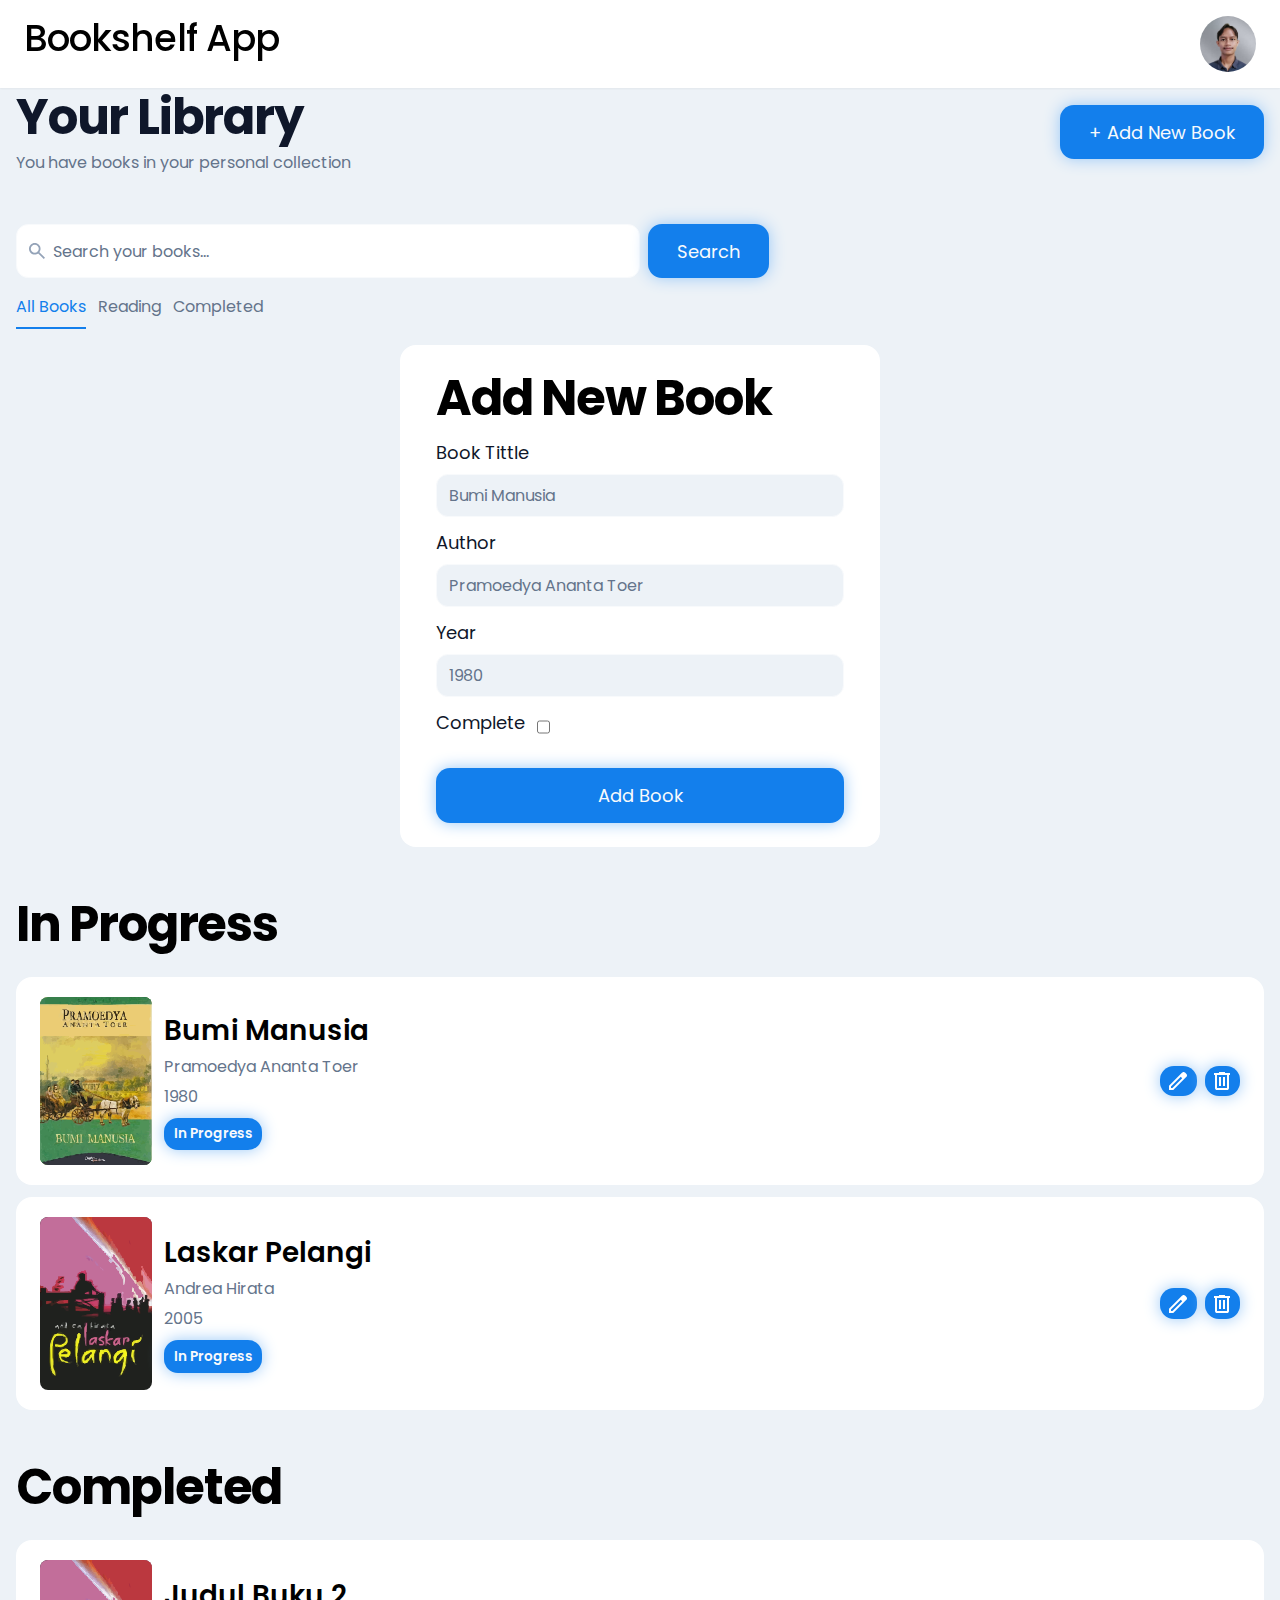
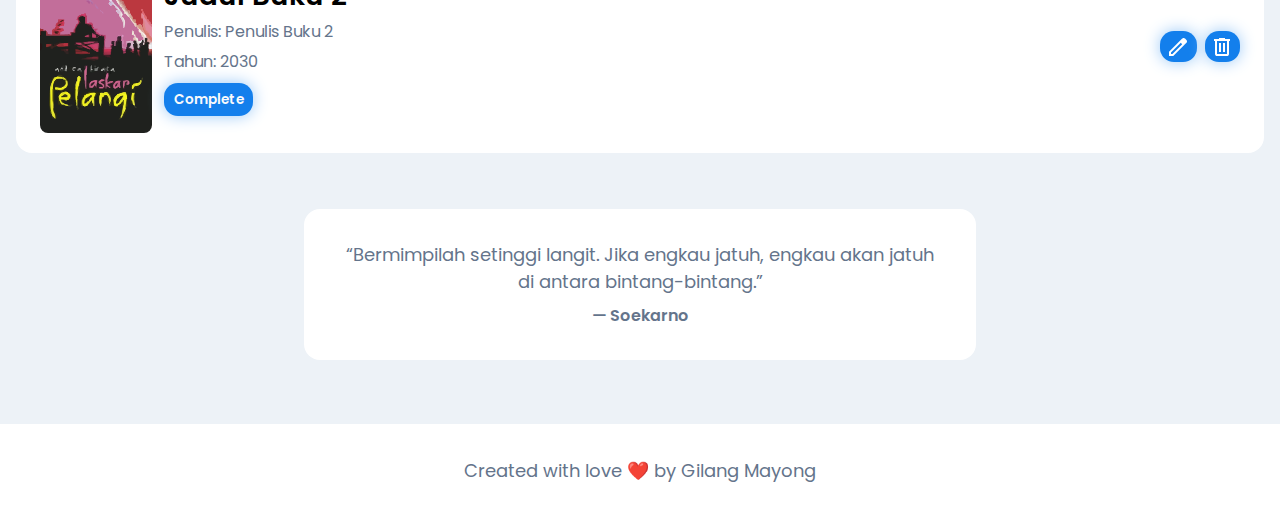
<file: Belajar-Membuat-Front-End-Web-untuk-Pemula/bookshelf-app-starter-project/index.html>
<!doctype html>
<html lang="en">
  <head>
    <meta http-equiv="Content-Type" content="text/html;charset=UTF-8" />
    <meta name="viewport" content="width=device-width, initial-scale=1.0" />
    <title>Bookshelf App</title>
    <!-- My Custom CSS -->
    <link rel="stylesheet" href="./css/style.css" />

    <!-- My custom Javascript -->
    <script defer src="./javascript/main.js" type="module"></script>
  </head>
  <body>
    <header>
      <h1>Bookshelf App</h1>
      <img src="./assets/my-profile.jpg" alt="Foto Profile User" />
    </header>

    <main>
      <!-- INFO CONTAINER -->
      <section class="info-container">
        <div class="info-content">
          <h2>Your Library</h2>
          <p>
            You have <span class="total-books"></span>books in your personal
            collection
          </p>
        </div>
        <button class="btn-add-new-book">+ Add New Book</button>
      </section>

      <!-- ADD NEW BOOK -->
      <section class="form-add-book">
        <!-- SEARCH BAR AND FILTER NAVIGATION -->
        <div class="search-filter">
          <div class="search-container">
            <input
              id="searchBookTitle"
              class="search-input"
              type="text"
              data-testid="searchBookFormTitleInput"
              placeholder="Search your books..."
            />
            <button
              id="searchSubmit"
              type="submit"
              data-testid="searchBookFormSubmitButton"
            >
              Search
            </button>
          </div>
          <!-- LOCAL NAVIGATION -->
          <nav>
            <ul>
              <li class="active">All Books</li>
              <li>Reading</li>
              <li>Completed</li>
            </ul>
          </nav>
        </div>

        <!-- FORM ADD NEW BOOK -->
        <form id="bookForm" class="bookForm" data-testid="bookForm">
          <h2>Add New Book</h2>
          <div>
            <label for="bookFormTitle">Book Tittle</label>
            <input
              id="bookFormTitle"
              type="text"
              required
              data-testid="bookFormTitleInput"
              placeholder="Bumi Manusia"
            />
          </div>
          <div>
            <label for="bookFormAuthor">Author</label>
            <input
              id="bookFormAuthor"
              type="text"
              required
              data-testid="bookFormAuthorInput"
              placeholder="Pramoedya Ananta Toer"
            />
          </div>
          <div>
            <label for="bookFormYear">Year</label>
            <input
              id="bookFormYear"
              type="number"
              required
              data-testid="bookFormYearInput"
              placeholder="1980"
            />
          </div>
          <div class="checkbox-group">
            <label for="bookFormIsComplete">Complete</label>
            <input
              id="bookFormIsComplete"
              type="checkbox"
              data-testid="bookFormIsCompleteCheckbox"
            />
          </div>
          <button
            id="bookFormSubmit"
            type="submit"
            data-testid="bookFormSubmitButton"
          >
            Add Book
          </button>
        </form>
      </section>

      <!-- IN PROGRESS / IN COMPLETE -->
      <section class="inprogress-container">
        <h2>In Progress</h2>

        <div
          id="incompleteBookList"
          data-testid="incompleteBookList"
          class="books-container"
        >
          <!-- Bumi Manusia -->
          <div data-bookid="123123123" data-testid="bookItem" class="book-card">
            <div class="book-info-wrapper">
              <img
                src="./assets/bumi-manusia-cover.svg"
                alt="Cover"
                class="book-cover"
              />
              <div class="book-detail-text">
                <!-- indentity book -->
                <div class="identity-book">
                  <h3 data-testid="bookItemTitle">Bumi Manusia</h3>
                  <p data-testid="bookItemAuthor">Pramoedya Ananta Toer</p>
                  <p data-testid="bookItemYear">1980</p>
                </div>
                <!-- button complete -->
                <button
                  data-testid="bookItemIsCompleteButton"
                  class="btn-complete"
                >
                  In Progress
                </button>
              </div>
            </div>
            <!-- button edit and delete -->
            <div class="book-actions">
              <button
                data-testid="bookItemEditButton"
                class="btn-icon"
                title="Edit Buku"
              >
                <img src="./assets/edit-icn.svg" alt="Edit" />
              </button>
              <button
                data-testid="bookItemDeleteButton"
                class="btn-icon btn-danger"
                title="Hapus Buku"
              >
                <img src="./assets/delete-icn.svg" alt="Delete" />
              </button>
            </div>
          </div>

          <!-- laskar pelangi -->
          <div data-bookid="123123123" data-testid="bookItem" class="book-card">
            <div class="book-info-wrapper">
              <img
                src="./assets/Laskar_pelangi_sampul.svg"
                alt="Cover Book Laskar Pelangi"
                class="book-cover"
              />
              <div class="book-detail-text">
                <!-- indentity book -->
                <div class="identity-book">
                  <h3 data-testid="bookItemTitle">Laskar Pelangi</h3>
                  <p data-testid="bookItemAuthor">Andrea Hirata</p>
                  <p data-testid="bookItemYear">2005</p>
                </div>
                <!-- button complete -->
                <button
                  data-testid="bookItemIsCompleteButton"
                  class="btn-complete"
                >
                  In Progress
                </button>
              </div>
            </div>
            <!--  button edit and delete -->
            <div class="book-actions">
              <button
                data-testid="bookItemEditButton"
                class="btn-icon"
                title="Edit Book"
              >
                <img src="./assets/edit-icn.svg" alt="Edit" />
              </button>
              <button
                data-testid="bookItemDeleteButton"
                class="btn-icon btn-danger"
                title="Hapus Book"
              >
                <img src="./assets/delete-icn.svg" alt="Delete" />
              </button>
            </div>
          </div>
        </div>
      </section>

      <!-- COMPLETE -->
      <section class="complete-container">
        <h2>Completed</h2>

        <div
          id="completeBookList"
          data-testid="completeBookList"
          class="books-container"
        >
          <!-- laskar pelangi -->
          <div data-bookid="456456456" data-testid="bookItem" class="book-card">
            <div class="book-info-wrapper">
              <img
                src="./assets/Laskar_pelangi_sampul.svg"
                alt="Cover Book Laskar Pelangi"
                class="book-cover"
              />
              <div class="book-detail-text">
                <!-- indentity book -->
                <div class="identity-book">
                  <h3 data-testid="bookItemTitle">Judul Buku 2</h3>
                  <p data-testid="bookItemAuthor">Penulis: Penulis Buku 2</p>
                  <p data-testid="bookItemYear">Tahun: 2030</p>
                </div>
                <!-- button complete -->
                <button
                  data-testid="bookItemIsCompleteButton"
                  class="btn-complete"
                >
                  Complete
                </button>
              </div>
            </div>

            <div class="book-actions">
              <button
                data-testid="bookItemEditButton"
                class="btn-icon btn-danger"
                title="Edit Book"
              >
                <img src="./assets/edit-icn.svg" alt="Delete" />
              </button>
              <button
                data-testid="bookItemDeleteButton"
                class="btn-icon"
                title="Delete Book"
              >
                <img src="./assets/delete-icn.svg" alt="Edit" />
              </button>
            </div>
          </div>
        </div>
      </section>

      <section class="quote-wrapper">
        <figure class="quote-card">
          <blockquote class="quote-text">
            “Bermimpilah setinggi langit. Jika engkau jatuh, engkau akan jatuh
            di antara bintang-bintang.”
          </blockquote>

          <figcaption class="quote-author">— Soekarno</figcaption>
        </figure>
      </section>
      
    </main>

    <footer class="site-footer">
      <p class="footer-text">Created with love ❤️ by Gilang Mayong</p>
    </footer>
  </body>
</html>
</file>
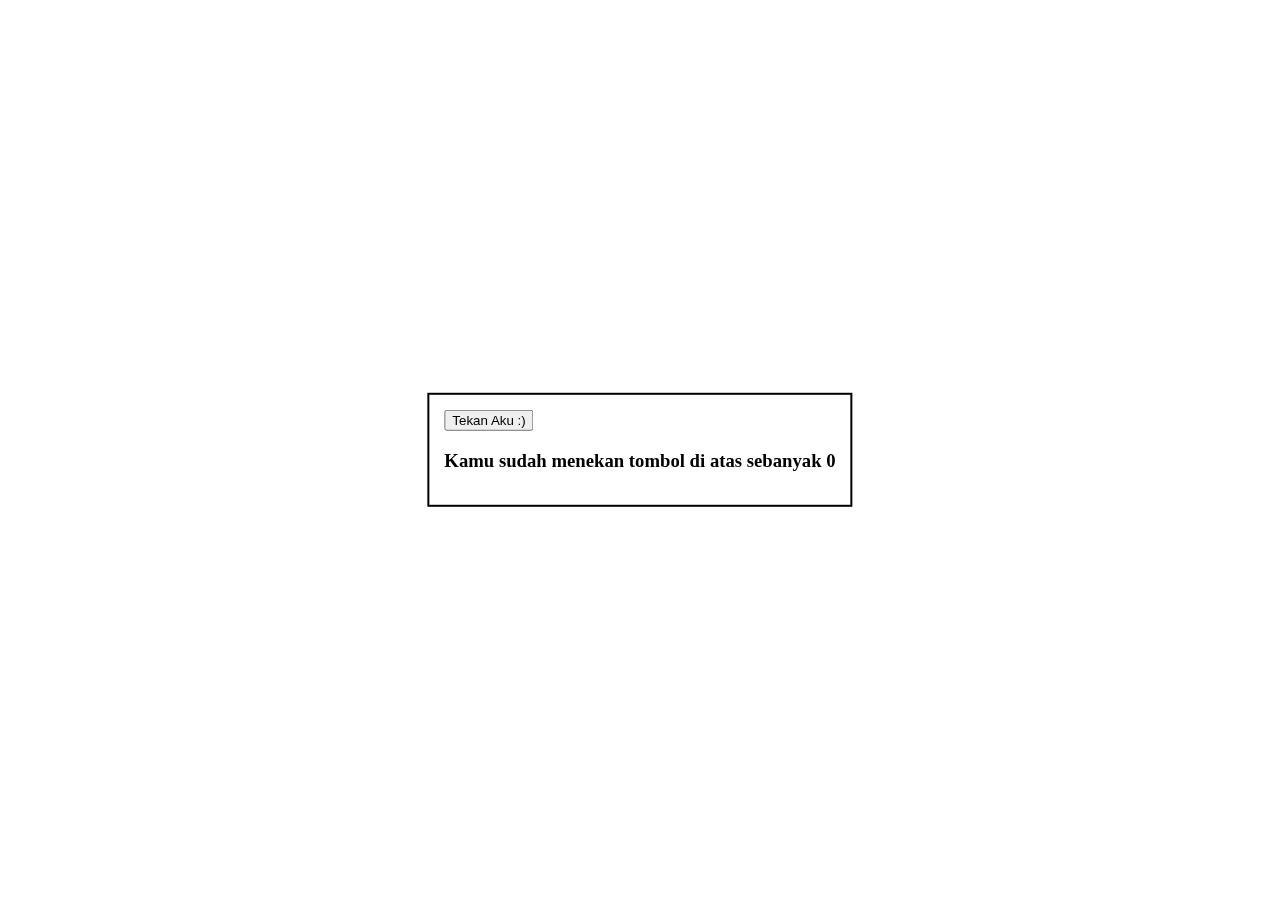
<file: Belajar-Membuat-Front-End-Web-untuk-Pemula/event-javascript/index.html>
<!doctype html>
<html lang="en">
  <head>
    <meta charset="UTF-8" />
    <meta name="viewport" content="width=device-width, initial-scale=1.0" />
    <title>Belajar Event</title>
    <link rel="stylesheet" href="style.css" />
  </head>
  <body>
    <div class="contents">
      <button id="incrementButton">Tekan Aku :)</button>
      <h3>
        Kamu sudah menekan tombol di atas sebanyak <span id="count">0</span>
      </h3>
    </div>

    <script src="app.js"></script>
  </body>
</html>
</file>
<file: Belajar-Membuat-Front-End-Web-untuk-Pemula/bookshelf-app-starter-project/css/style.css>
/* Global CSS */
@import url('./global/boilerplate.css');
@import url('./global/fonts.css');
@import url('./global/input-box.css');
@import url('./global/button.css');

/* Components Css */
@import url('./components/header.css');
@import url('./components/info-section.css');
@import url('./components/form-add-book.css');
@import url('./components/search-filter.css');
@import url('./components/inprogress.css');
@import url('./components/quote.css');
@import url('./components/footer.css');
</file>
<file: Belajar-Membuat-Front-End-Web-untuk-Pemula/event-javascript/style.css>
.contents {
  position: fixed;
  top: 50%;
  left: 50%;
  transform: translate(-50%, -50%);
  border: 2px solid black;
  padding: 15px;
  content: center;
}

#generateButton {
  margin-top: 5px;
  margin-bottom: 15px;
}
</file>
